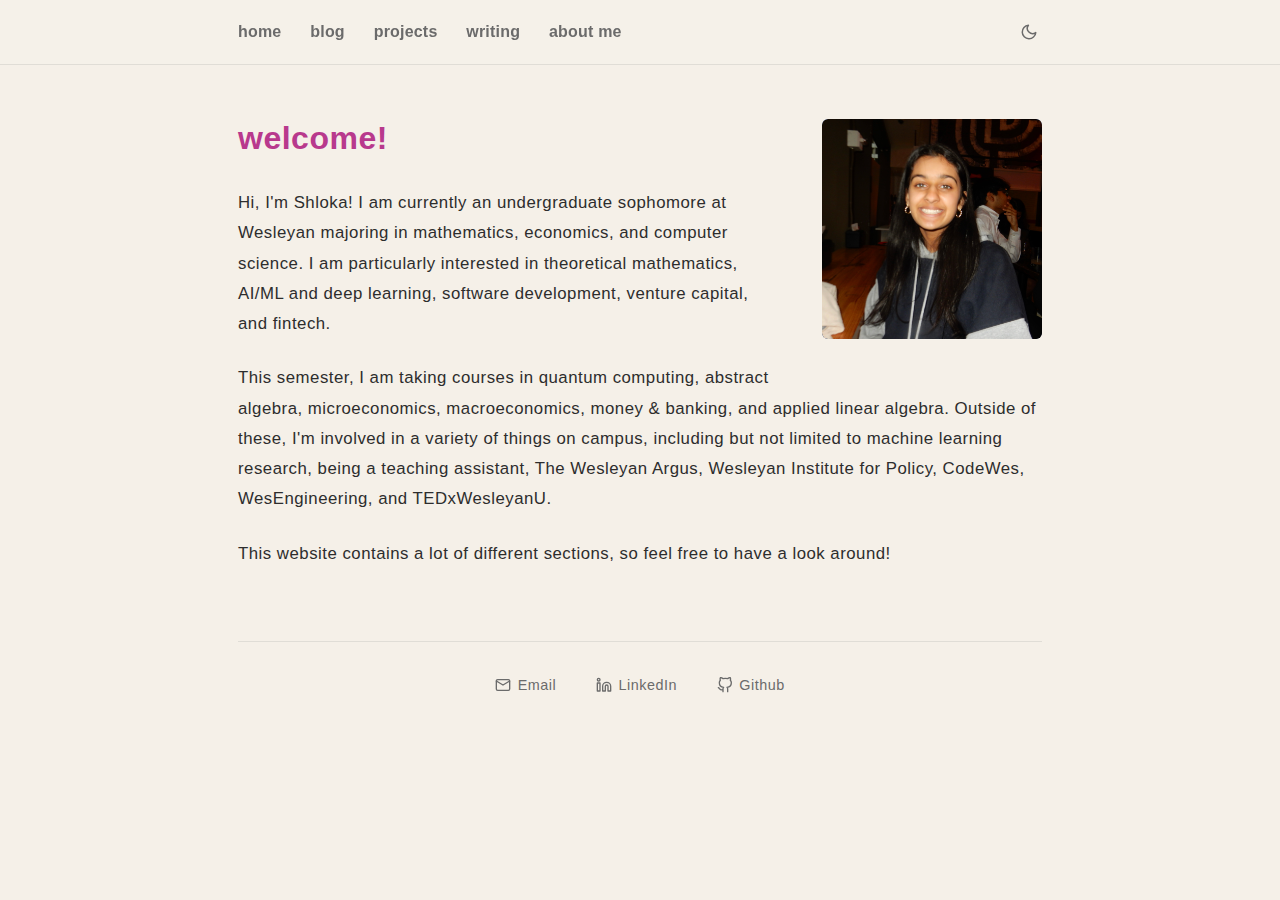
<file: index.html>
<!DOCTYPE html>
<html lang="en" style="--accent: #b8398d;">
<head>
    <meta charset="UTF-8">
    <meta name="viewport" content="width=device-width, initial-scale=1.0">
    <title>Shloka Bhattacharyya</title>
    <link rel="stylesheet" href="/assets/style.css">
</head>
<body>
    <header>
        <nav>
            <ul class="nav-links">
                <li><a href="/">home</a></li>
                <li><a href="/blog">blog</a></li>
                <li><a href="/projects">projects</a></li>
                <li><a href="/writing">writing</a></li>
                <li><a href="/about-me">about me</a></li>
            </ul>
            <div style="display:flex;align-items:center;gap:1rem;">
                <button class="theme-toggle" aria-label="Toggle dark mode">
                    <svg class="icon-moon" xmlns="http://www.w3.org/2000/svg" width="18" height="18" viewBox="0 0 24 24" fill="none" stroke="currentColor" stroke-width="2" stroke-linecap="round" stroke-linejoin="round"><path d="M21 12.79A9 9 0 1 1 11.21 3 7 7 0 0 0 21 12.79z"/></svg>
                    <svg class="icon-sun" xmlns="http://www.w3.org/2000/svg" width="18" height="18" viewBox="0 0 24 24" fill="none" stroke="currentColor" stroke-width="2" stroke-linecap="round" stroke-linejoin="round" style="display:none;"><circle cx="12" cy="12" r="5"/><line x1="12" y1="1" x2="12" y2="3"/><line x1="12" y1="21" x2="12" y2="23"/><line x1="4.22" y1="4.22" x2="5.64" y2="5.64"/><line x1="18.36" y1="18.36" x2="19.78" y2="19.78"/><line x1="1" y1="12" x2="3" y2="12"/><line x1="21" y1="12" x2="23" y2="12"/><line x1="4.22" y1="19.78" x2="5.64" y2="18.36"/><line x1="18.36" y1="5.64" x2="19.78" y2="4.22"/></svg>
                </button>
                <button class="hamburger" aria-label="Open menu">
                    <span></span><span></span><span></span>
                </button>
            </div>
        </nav>
    </header>
    <div class="mobile-menu">
        <button class="mobile-menu-close" aria-label="Close menu">✕</button>
        <ul>
            <li><a href="/">home</a></li>
            <li><a href="/blog">blog</a></li>
            <li><a href="/projects">projects</a></li>
            <li><a href="/writing">writing</a></li>
            <li><a href="/about-me">about me</a></li>
        </ul>
    </div>

    <div class="container">
        <div class="home-content">
            <div class="home-profile-img">
                <img src="/images/profile-picture.jpg" alt="Shloka Bhattacharyya">
            </div>
            <h1>welcome!</h1>
            
            <p>Hi, I'm Shloka! I am currently an undergraduate sophomore at Wesleyan majoring in mathematics, economics, and computer science. I am particularly interested in theoretical mathematics, AI/ML and deep learning, software development, venture capital, and fintech.</p>
            
            <p>This semester, I am taking courses in quantum computing, abstract algebra, microeconomics, macroeconomics, money &amp; banking, and applied linear algebra. Outside of these, I'm involved in a variety of things on campus, including but not limited to machine learning research, being a teaching assistant, The Wesleyan Argus, Wesleyan Institute for Policy, CodeWes, WesEngineering, and TEDxWesleyanU.</p>
            
            <p>This website contains a lot of different sections, so feel free to have a look around!</p>
        </div>
        <div class="social-footer">
            <a href="mailto:sbhattachary@wesleyan.edu">
                <svg xmlns="http://www.w3.org/2000/svg" width="16" height="16" viewBox="0 0 24 24" fill="none" stroke="currentColor" stroke-width="2" stroke-linecap="round" stroke-linejoin="round"><path d="M4 4h16c1.1 0 2 .9 2 2v12c0 1.1-.9 2-2 2H4c-1.1 0-2-.9-2-2V6c0-1.1.9-2 2-2z"/><polyline points="22,6 12,12 2,6"/></svg>
                Email
            </a>
            <a href="https://www.linkedin.com/in/shloka-bhattacharyya/" target="_blank" rel="noopener noreferrer">
                <svg xmlns="http://www.w3.org/2000/svg" width="16" height="16" viewBox="0 0 24 24" fill="none" stroke="currentColor" stroke-width="2" stroke-linecap="round" stroke-linejoin="round"><path d="M16 8a6 6 0 0 1 6 6v7h-4v-7a2 2 0 0 0-2-2 2 2 0 0 0-2 2v7h-4v-7a6 6 0 0 1 6-6z"/><rect x="2" y="9" width="4" height="12"/><circle cx="4" cy="4" r="2"/></svg>
                LinkedIn
            </a>
            <a href="https://github.com/shlokabhattacharyya" target="_blank" rel="noopener noreferrer">
                <svg xmlns="http://www.w3.org/2000/svg" width="16" height="16" viewBox="0 0 24 24" fill="none" stroke="currentColor" stroke-width="2" stroke-linecap="round" stroke-linejoin="round"><path d="M9 19c-5 1.5-5-2.5-7-3m14 6v-3.87a3.37 3.37 0 0 0-.94-2.61c3.14-.35 6.44-1.54 6.44-7A5.44 5.44 0 0 0 20 4.77 5.07 5.07 0 0 0 19.91 1S18.73.65 16 2.48a13.38 13.38 0 0 0-7 0C6.27.65 5.09 1 5.09 1A5.07 5.07 0 0 0 5 4.77a5.44 5.44 0 0 0-1.5 3.78c0 5.42 3.3 6.61 6.44 7A3.37 3.37 0 0 0 9 18.13V22"/></svg>
                Github
            </a>
        </div>
    </div>
    <script src="/assets/script.js"></script>
</body>
</html>
</file>
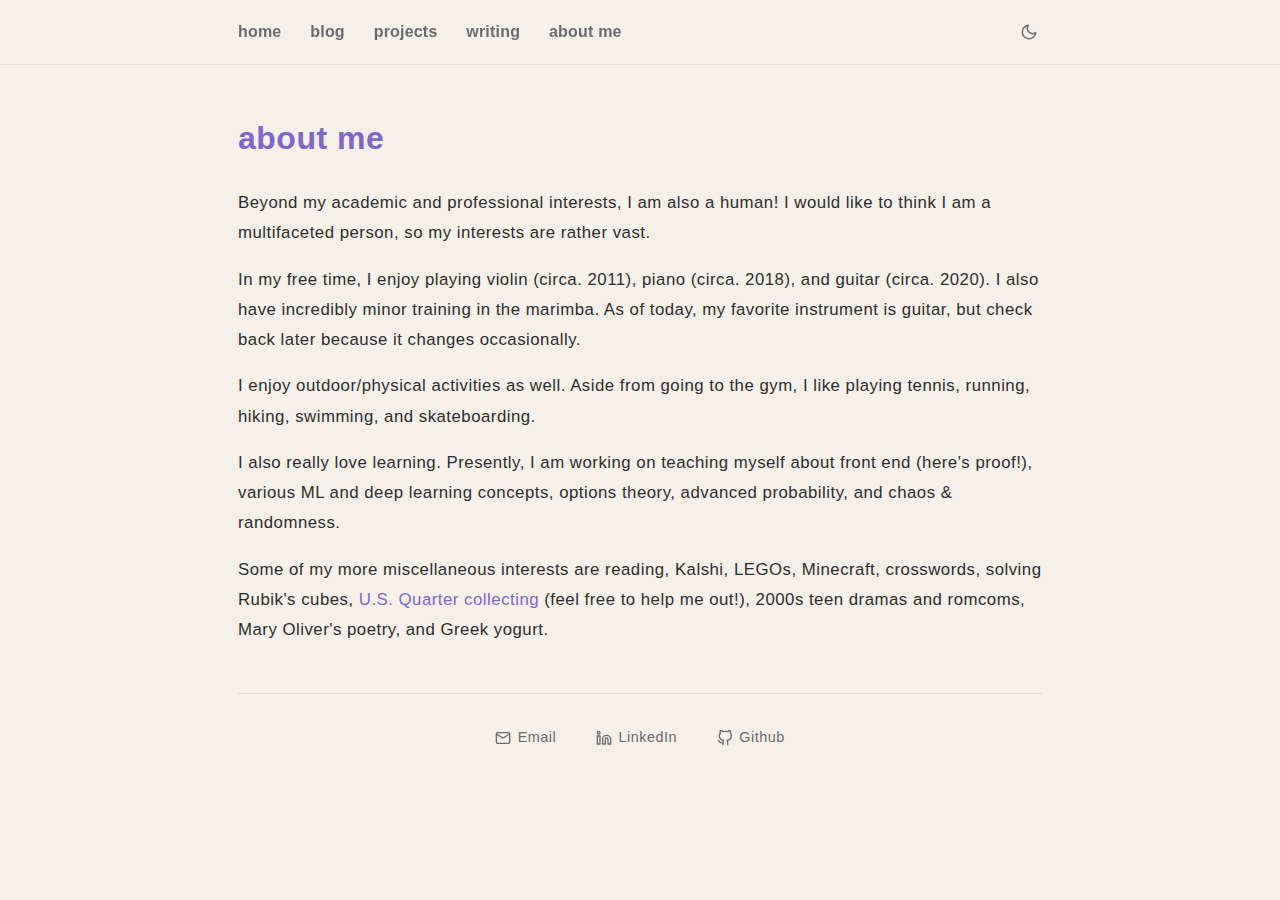
<file: about-me/index.html>
<!DOCTYPE html>
<html lang="en" style="--accent: #7F66CF;">
<head>
    <meta charset="UTF-8">
    <meta name="viewport" content="width=device-width, initial-scale=1.0">
    <title>about me | Shloka Bhattacharyya</title>
    <link rel="stylesheet" href="/assets/style.css">
</head>
<body>
    <header>
        <nav>
            <ul class="nav-links">
                <li><a href="/">home</a></li>
                <li><a href="/blog">blog</a></li>
                <li><a href="/projects">projects</a></li>
                <li><a href="/writing">writing</a></li>
                <li><a href="/about-me">about me</a></li>
            </ul>
            <div style="display:flex;align-items:center;gap:1rem;">
                <button class="theme-toggle" aria-label="Toggle dark mode">
                    <svg class="icon-moon" xmlns="http://www.w3.org/2000/svg" width="18" height="18" viewBox="0 0 24 24" fill="none" stroke="currentColor" stroke-width="2" stroke-linecap="round" stroke-linejoin="round"><path d="M21 12.79A9 9 0 1 1 11.21 3 7 7 0 0 0 21 12.79z"/></svg>
                    <svg class="icon-sun" xmlns="http://www.w3.org/2000/svg" width="18" height="18" viewBox="0 0 24 24" fill="none" stroke="currentColor" stroke-width="2" stroke-linecap="round" stroke-linejoin="round" style="display:none;"><circle cx="12" cy="12" r="5"/><line x1="12" y1="1" x2="12" y2="3"/><line x1="12" y1="21" x2="12" y2="23"/><line x1="4.22" y1="4.22" x2="5.64" y2="5.64"/><line x1="18.36" y1="18.36" x2="19.78" y2="19.78"/><line x1="1" y1="12" x2="3" y2="12"/><line x1="21" y1="12" x2="23" y2="12"/><line x1="4.22" y1="19.78" x2="5.64" y2="18.36"/><line x1="18.36" y1="5.64" x2="19.78" y2="4.22"/></svg>
                </button>
                <button class="hamburger" aria-label="Open menu">
                    <span></span><span></span><span></span>
                </button>
            </div>
        </nav>
    </header>
    <div class="mobile-menu">
        <button class="mobile-menu-close" aria-label="Close menu">✕</button>
        <ul>
            <li><a href="/">home</a></li>
            <li><a href="/blog">blog</a></li>
            <li><a href="/projects">projects</a></li>
            <li><a href="/writing">writing</a></li>
            <li><a href="/about-me">about me</a></li>
        </ul>
    </div>
    <div class="container">
        <section>
            <h2>about me</h2>
            <div class="content-area">
                <p>Beyond my academic and professional interests, I am also a human! I would like to think I am a multifaceted person, so my interests are rather vast.</p>
                <p>In my free time, I enjoy playing violin (circa. 2011), piano (circa. 2018), and guitar (circa. 2020). I also have incredibly minor training in the marimba. As of today, my favorite instrument is guitar, but check back later because it changes occasionally.</p>
                <p>I enjoy outdoor/physical activities as well. Aside from going to the gym, I like playing tennis, running, hiking, swimming, and skateboarding.</p>
                <p>I also really love learning. Presently, I am working on teaching myself about front end (here's proof!), various ML and deep learning concepts, options theory, advanced probability, and chaos &amp; randomness.</p>
                <p>Some of my more miscellaneous interests are reading, Kalshi, LEGOs, Minecraft, crosswords, solving Rubik's cubes, <a href="https://docs.google.com/spreadsheets/d/1BDApmM0c5Xw3ADpuFsTZCfdJRQxTCnZobOJJQRDVUtg/edit?usp=sharing" target="_blank" rel="noopener noreferrer">U.S. Quarter collecting</a> (feel free to help me out!), 2000s teen dramas and romcoms, Mary Oliver's poetry, and Greek yogurt.</p>
            </div>
        </section>
        <div class="social-footer">
            <a href="mailto:sbhattachary@wesleyan.edu">
                <svg xmlns="http://www.w3.org/2000/svg" width="16" height="16" viewBox="0 0 24 24" fill="none" stroke="currentColor" stroke-width="2" stroke-linecap="round" stroke-linejoin="round"><path d="M4 4h16c1.1 0 2 .9 2 2v12c0 1.1-.9 2-2 2H4c-1.1 0-2-.9-2-2V6c0-1.1.9-2 2-2z"/><polyline points="22,6 12,12 2,6"/></svg>
                Email
            </a>
            <a href="https://www.linkedin.com/in/shloka-bhattacharyya/" target="_blank" rel="noopener noreferrer">
                <svg xmlns="http://www.w3.org/2000/svg" width="16" height="16" viewBox="0 0 24 24" fill="none" stroke="currentColor" stroke-width="2" stroke-linecap="round" stroke-linejoin="round"><path d="M16 8a6 6 0 0 1 6 6v7h-4v-7a2 2 0 0 0-2-2 2 2 0 0 0-2 2v7h-4v-7a6 6 0 0 1 6-6z"/><rect x="2" y="9" width="4" height="12"/><circle cx="4" cy="4" r="2"/></svg>
                LinkedIn
            </a>
            <a href="https://github.com/shlokabhattacharyya" target="_blank" rel="noopener noreferrer">
                <svg xmlns="http://www.w3.org/2000/svg" width="16" height="16" viewBox="0 0 24 24" fill="none" stroke="currentColor" stroke-width="2" stroke-linecap="round" stroke-linejoin="round"><path d="M9 19c-5 1.5-5-2.5-7-3m14 6v-3.87a3.37 3.37 0 0 0-.94-2.61c3.14-.35 6.44-1.54 6.44-7A5.44 5.44 0 0 0 20 4.77 5.07 5.07 0 0 0 19.91 1S18.73.65 16 2.48a13.38 13.38 0 0 0-7 0C6.27.65 5.09 1 5.09 1A5.07 5.07 0 0 0 5 4.77a5.44 5.44 0 0 0-1.5 3.78c0 5.42 3.3 6.61 6.44 7A3.37 3.37 0 0 0 9 18.13V22"/></svg>
                Github
            </a>
        </div>
    </div>
    <script src="/assets/script.js"></script>
</body>
</html>
</file>
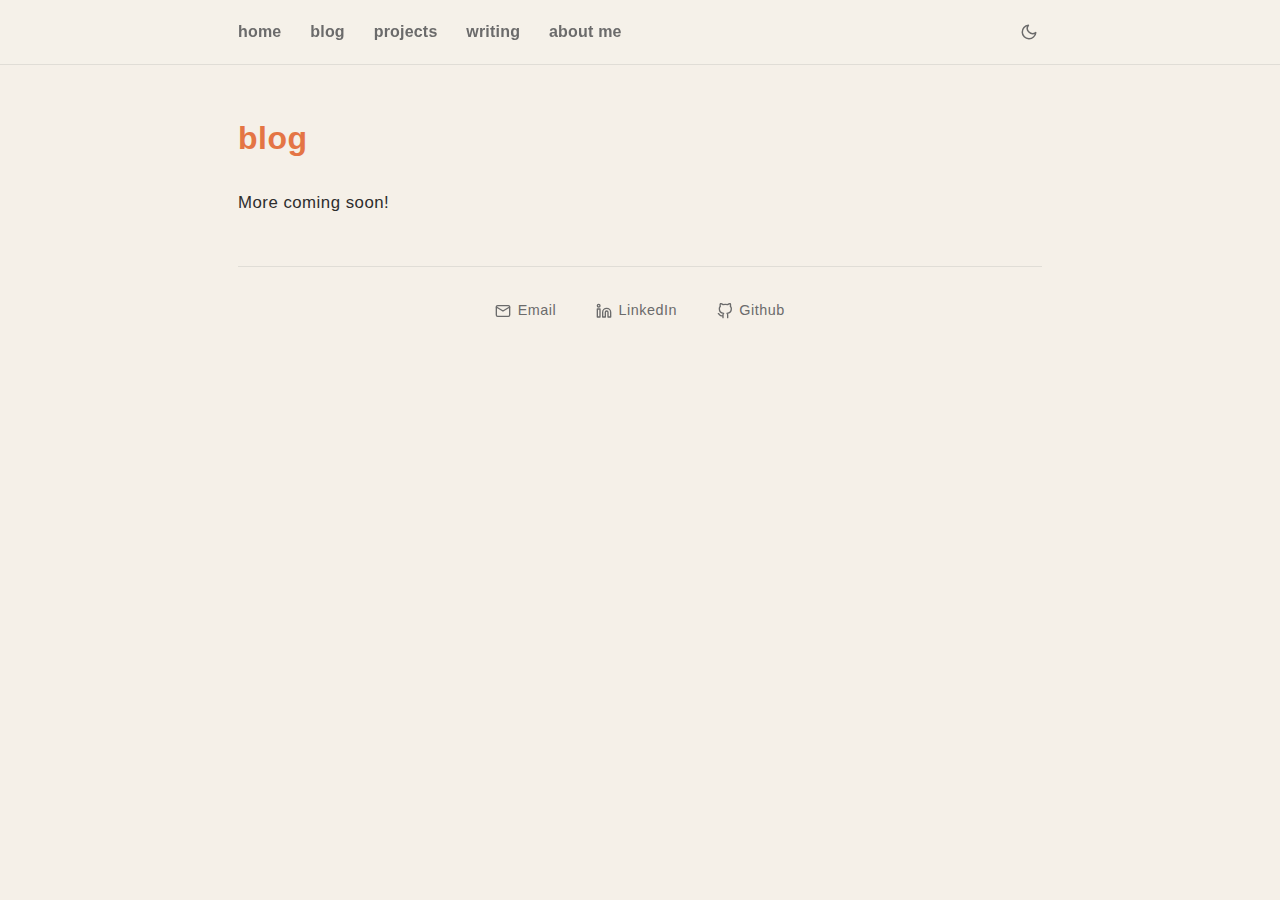
<file: blog/index.html>
<!DOCTYPE html>
<html lang="en" style="--accent: #e47545;">
<head>
    <meta charset="UTF-8">
    <meta name="viewport" content="width=device-width, initial-scale=1.0">
    <title>blog | Shloka Bhattacharyya</title>
    <link rel="stylesheet" href="/assets/style.css">
</head>
<body>
    <header>
        <nav>
            <ul class="nav-links">
                <li><a href="/">home</a></li>
                <li><a href="/blog">blog</a></li>
                <li><a href="/projects">projects</a></li>
                <li><a href="/writing">writing</a></li>
                <li><a href="/about-me">about me</a></li>
            </ul>
            <div style="display:flex;align-items:center;gap:1rem;">
                <button class="theme-toggle" aria-label="Toggle dark mode">
                    <svg class="icon-moon" xmlns="http://www.w3.org/2000/svg" width="18" height="18" viewBox="0 0 24 24" fill="none" stroke="currentColor" stroke-width="2" stroke-linecap="round" stroke-linejoin="round"><path d="M21 12.79A9 9 0 1 1 11.21 3 7 7 0 0 0 21 12.79z"/></svg>
                    <svg class="icon-sun" xmlns="http://www.w3.org/2000/svg" width="18" height="18" viewBox="0 0 24 24" fill="none" stroke="currentColor" stroke-width="2" stroke-linecap="round" stroke-linejoin="round" style="display:none;"><circle cx="12" cy="12" r="5"/><line x1="12" y1="1" x2="12" y2="3"/><line x1="12" y1="21" x2="12" y2="23"/><line x1="4.22" y1="4.22" x2="5.64" y2="5.64"/><line x1="18.36" y1="18.36" x2="19.78" y2="19.78"/><line x1="1" y1="12" x2="3" y2="12"/><line x1="21" y1="12" x2="23" y2="12"/><line x1="4.22" y1="19.78" x2="5.64" y2="18.36"/><line x1="18.36" y1="5.64" x2="19.78" y2="4.22"/></svg>
                </button>
                <button class="hamburger" aria-label="Open menu">
                    <span></span><span></span><span></span>
                </button>
            </div>
        </nav>
    </header>
    <div class="mobile-menu">
        <button class="mobile-menu-close" aria-label="Close menu">✕</button>
        <ul>
            <li><a href="/">home</a></li>
            <li><a href="/blog">blog</a></li>
            <li><a href="/projects">projects</a></li>
            <li><a href="/writing">writing</a></li>
            <li><a href="/about-me">about me</a></li>
        </ul>
    </div>
    <div class="container">
        <section>
            <h2>blog</h2>
            <div class="content-area">
                <p>More coming soon!</p>
                <div class="project-item" style="display:none;">
                    <h3><a href="#">Article Title</a></h3>
                    <p class="date">Date</p>
                    <p class="description">Article description goes here.</p>
                </div>
            </div>
        </section>
        <div class="social-footer">
            <a href="mailto:sbhattachary@wesleyan.edu">
                <svg xmlns="http://www.w3.org/2000/svg" width="16" height="16" viewBox="0 0 24 24" fill="none" stroke="currentColor" stroke-width="2" stroke-linecap="round" stroke-linejoin="round"><path d="M4 4h16c1.1 0 2 .9 2 2v12c0 1.1-.9 2-2 2H4c-1.1 0-2-.9-2-2V6c0-1.1.9-2 2-2z"/><polyline points="22,6 12,12 2,6"/></svg>
                Email
            </a>
            <a href="https://www.linkedin.com/in/shloka-bhattacharyya/" target="_blank" rel="noopener noreferrer">
                <svg xmlns="http://www.w3.org/2000/svg" width="16" height="16" viewBox="0 0 24 24" fill="none" stroke="currentColor" stroke-width="2" stroke-linecap="round" stroke-linejoin="round"><path d="M16 8a6 6 0 0 1 6 6v7h-4v-7a2 2 0 0 0-2-2 2 2 0 0 0-2 2v7h-4v-7a6 6 0 0 1 6-6z"/><rect x="2" y="9" width="4" height="12"/><circle cx="4" cy="4" r="2"/></svg>
                LinkedIn
            </a>
            <a href="https://github.com/shlokabhattacharyya" target="_blank" rel="noopener noreferrer">
                <svg xmlns="http://www.w3.org/2000/svg" width="16" height="16" viewBox="0 0 24 24" fill="none" stroke="currentColor" stroke-width="2" stroke-linecap="round" stroke-linejoin="round"><path d="M9 19c-5 1.5-5-2.5-7-3m14 6v-3.87a3.37 3.37 0 0 0-.94-2.61c3.14-.35 6.44-1.54 6.44-7A5.44 5.44 0 0 0 20 4.77 5.07 5.07 0 0 0 19.91 1S18.73.65 16 2.48a13.38 13.38 0 0 0-7 0C6.27.65 5.09 1 5.09 1A5.07 5.07 0 0 0 5 4.77a5.44 5.44 0 0 0-1.5 3.78c0 5.42 3.3 6.61 6.44 7A3.37 3.37 0 0 0 9 18.13V22"/></svg>
                Github
            </a>
        </div>
    </div>
    <script src="/assets/script.js"></script>
</body>
</html>
</file>
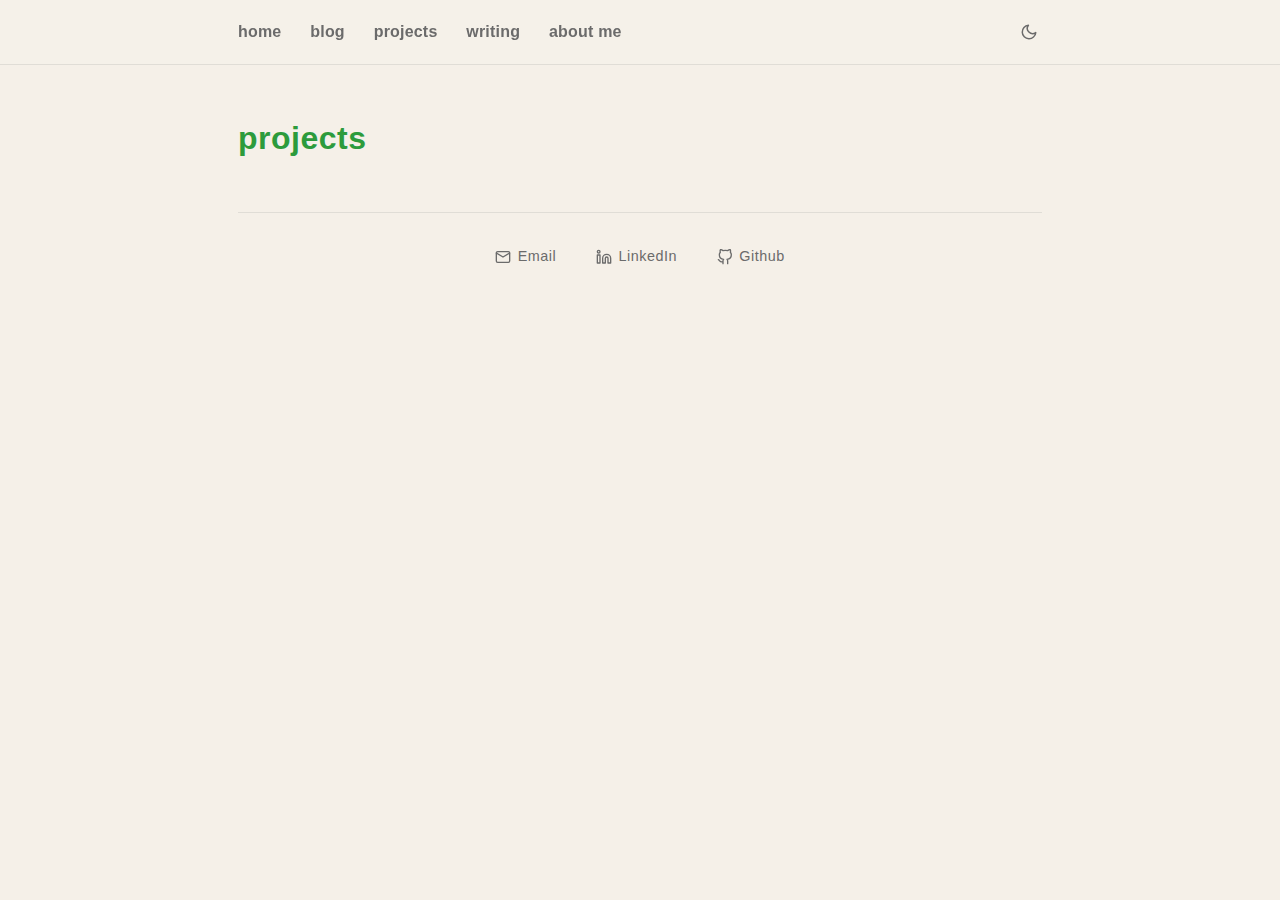
<file: projects/index.html>
<!DOCTYPE html>
<html lang="en" style="--accent: #2c9b3c;">
<head>
    <meta charset="UTF-8">
    <meta name="viewport" content="width=device-width, initial-scale=1.0">
    <title>projects | Shloka Bhattacharyya</title>
    <link rel="stylesheet" href="/assets/style.css">
</head>
<body>
    <header>
        <nav>
            <ul class="nav-links">
                <li><a href="/">home</a></li>
                <li><a href="/blog">blog</a></li>
                <li><a href="/projects">projects</a></li>
                <li><a href="/writing">writing</a></li>
                <li><a href="/about-me">about me</a></li>
            </ul>
            <div style="display:flex;align-items:center;gap:1rem;">
                <button class="theme-toggle" aria-label="Toggle dark mode">
                    <svg class="icon-moon" xmlns="http://www.w3.org/2000/svg" width="18" height="18" viewBox="0 0 24 24" fill="none" stroke="currentColor" stroke-width="2" stroke-linecap="round" stroke-linejoin="round"><path d="M21 12.79A9 9 0 1 1 11.21 3 7 7 0 0 0 21 12.79z"/></svg>
                    <svg class="icon-sun" xmlns="http://www.w3.org/2000/svg" width="18" height="18" viewBox="0 0 24 24" fill="none" stroke="currentColor" stroke-width="2" stroke-linecap="round" stroke-linejoin="round" style="display:none;"><circle cx="12" cy="12" r="5"/><line x1="12" y1="1" x2="12" y2="3"/><line x1="12" y1="21" x2="12" y2="23"/><line x1="4.22" y1="4.22" x2="5.64" y2="5.64"/><line x1="18.36" y1="18.36" x2="19.78" y2="19.78"/><line x1="1" y1="12" x2="3" y2="12"/><line x1="21" y1="12" x2="23" y2="12"/><line x1="4.22" y1="19.78" x2="5.64" y2="18.36"/><line x1="18.36" y1="5.64" x2="19.78" y2="4.22"/></svg>
                </button>
                <button class="hamburger" aria-label="Open menu">
                    <span></span><span></span><span></span>
                </button>
            </div>
        </nav>
    </header>
    <div class="mobile-menu">
        <button class="mobile-menu-close" aria-label="Close menu">✕</button>
        <ul>
            <li><a href="/">home</a></li>
            <li><a href="/blog">blog</a></li>
            <li><a href="/projects">projects</a></li>
            <li><a href="/writing">writing</a></li>
            <li><a href="/about-me">about me</a></li>
        </ul>
    </div>
    <div class="container">
        <section>
            <h2>projects</h2>
            <div class="content-area">
                <div class="project-item" style="display:none;">
                    <h3><a href="#">Project Title</a></h3>
                    <p class="date">Date</p>
                    <p class="description">Project description goes here.</p>
                </div>
            </div>
        </section>
        <div class="social-footer">
            <a href="mailto:sbhattachary@wesleyan.edu">
                <svg xmlns="http://www.w3.org/2000/svg" width="16" height="16" viewBox="0 0 24 24" fill="none" stroke="currentColor" stroke-width="2" stroke-linecap="round" stroke-linejoin="round"><path d="M4 4h16c1.1 0 2 .9 2 2v12c0 1.1-.9 2-2 2H4c-1.1 0-2-.9-2-2V6c0-1.1.9-2 2-2z"/><polyline points="22,6 12,12 2,6"/></svg>
                Email
            </a>
            <a href="https://www.linkedin.com/in/shloka-bhattacharyya/" target="_blank" rel="noopener noreferrer">
                <svg xmlns="http://www.w3.org/2000/svg" width="16" height="16" viewBox="0 0 24 24" fill="none" stroke="currentColor" stroke-width="2" stroke-linecap="round" stroke-linejoin="round"><path d="M16 8a6 6 0 0 1 6 6v7h-4v-7a2 2 0 0 0-2-2 2 2 0 0 0-2 2v7h-4v-7a6 6 0 0 1 6-6z"/><rect x="2" y="9" width="4" height="12"/><circle cx="4" cy="4" r="2"/></svg>
                LinkedIn
            </a>
            <a href="https://github.com/shlokabhattacharyya" target="_blank" rel="noopener noreferrer">
                <svg xmlns="http://www.w3.org/2000/svg" width="16" height="16" viewBox="0 0 24 24" fill="none" stroke="currentColor" stroke-width="2" stroke-linecap="round" stroke-linejoin="round"><path d="M9 19c-5 1.5-5-2.5-7-3m14 6v-3.87a3.37 3.37 0 0 0-.94-2.61c3.14-.35 6.44-1.54 6.44-7A5.44 5.44 0 0 0 20 4.77 5.07 5.07 0 0 0 19.91 1S18.73.65 16 2.48a13.38 13.38 0 0 0-7 0C6.27.65 5.09 1 5.09 1A5.07 5.07 0 0 0 5 4.77a5.44 5.44 0 0 0-1.5 3.78c0 5.42 3.3 6.61 6.44 7A3.37 3.37 0 0 0 9 18.13V22"/></svg>
                Github
            </a>
        </div>
    </div>
    <script src="/assets/script.js"></script>
</body>
</html>
</file>
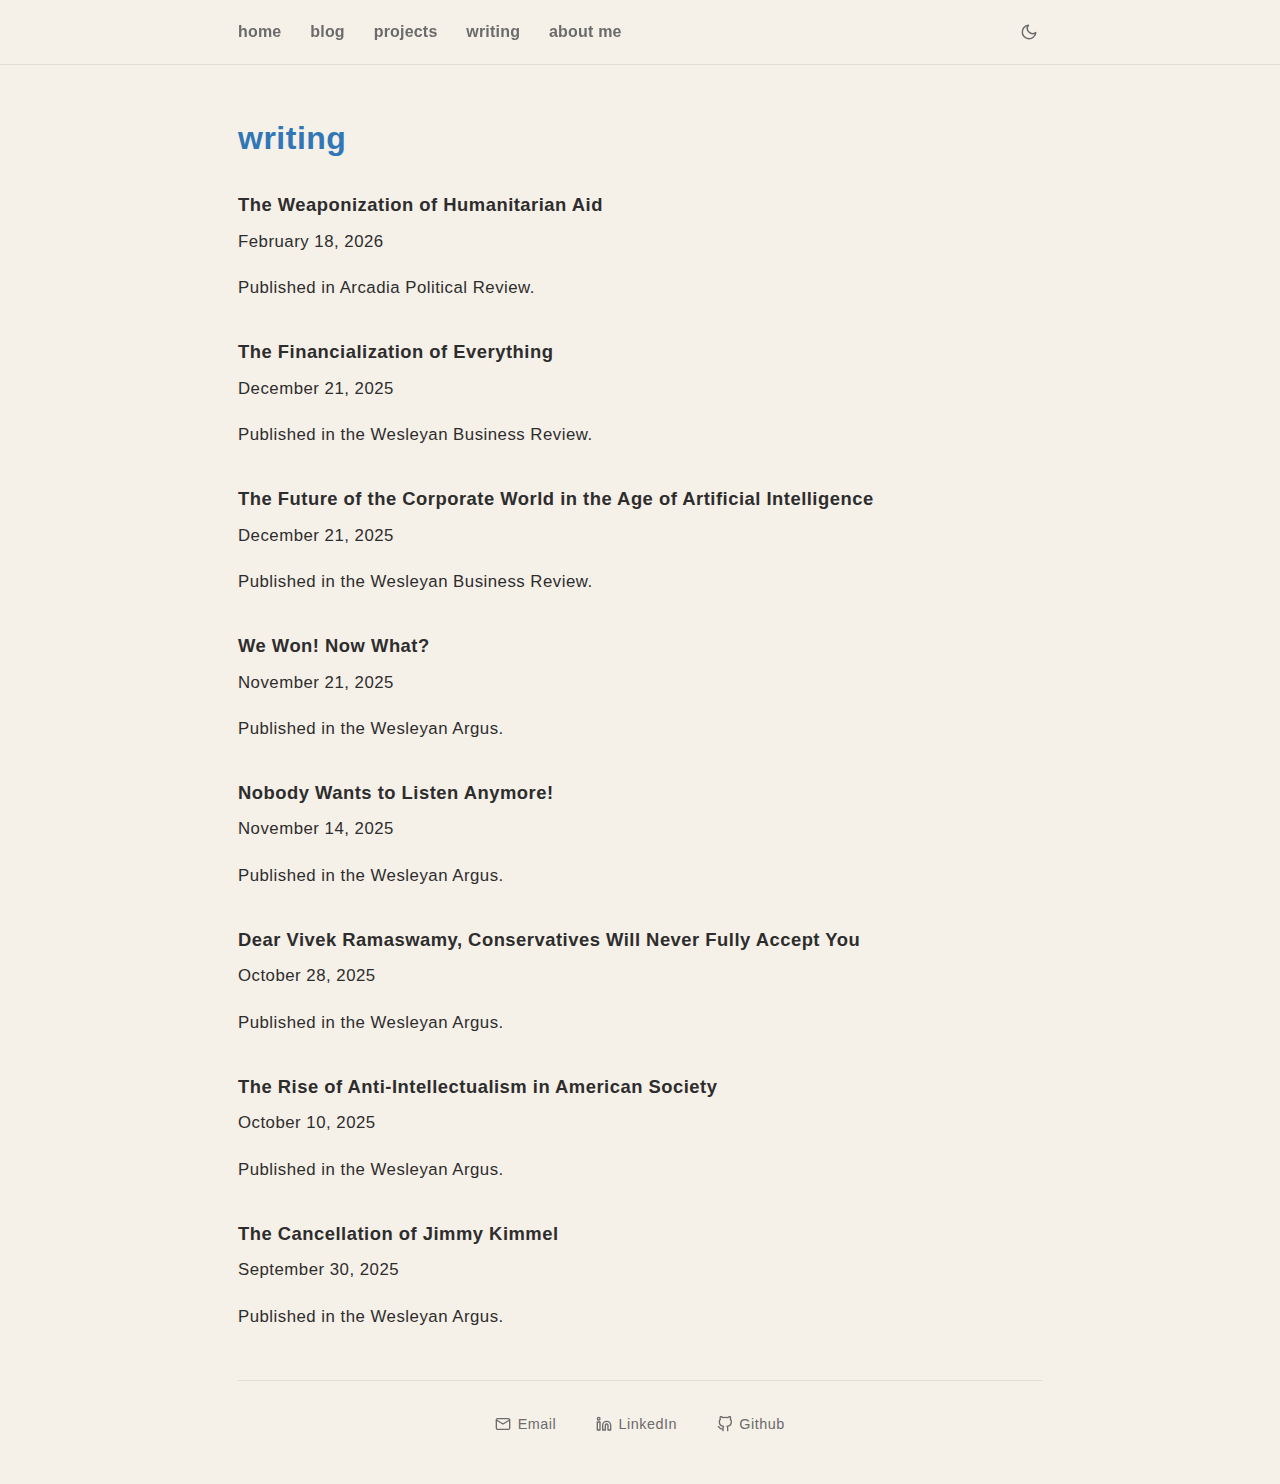
<file: writing/index.html>
<!DOCTYPE html>
<html lang="en" style="--accent: #3177B6;">
<head>
    <meta charset="UTF-8">
    <meta name="viewport" content="width=device-width, initial-scale=1.0">
    <title>writing | Shloka Bhattacharyya</title>
    <link rel="stylesheet" href="/assets/style.css">
</head>
<body>
    <header>
        <nav>
            <ul class="nav-links">
                <li><a href="/">home</a></li>
                <li><a href="/blog">blog</a></li>
                <li><a href="/projects">projects</a></li>
                <li><a href="/writing">writing</a></li>
                <li><a href="/about-me">about me</a></li>
            </ul>
            <div style="display:flex;align-items:center;gap:1rem;">
                <button class="theme-toggle" aria-label="Toggle dark mode">
                    <svg class="icon-moon" xmlns="http://www.w3.org/2000/svg" width="18" height="18" viewBox="0 0 24 24" fill="none" stroke="currentColor" stroke-width="2" stroke-linecap="round" stroke-linejoin="round"><path d="M21 12.79A9 9 0 1 1 11.21 3 7 7 0 0 0 21 12.79z"/></svg>
                    <svg class="icon-sun" xmlns="http://www.w3.org/2000/svg" width="18" height="18" viewBox="0 0 24 24" fill="none" stroke="currentColor" stroke-width="2" stroke-linecap="round" stroke-linejoin="round" style="display:none;"><circle cx="12" cy="12" r="5"/><line x1="12" y1="1" x2="12" y2="3"/><line x1="12" y1="21" x2="12" y2="23"/><line x1="4.22" y1="4.22" x2="5.64" y2="5.64"/><line x1="18.36" y1="18.36" x2="19.78" y2="19.78"/><line x1="1" y1="12" x2="3" y2="12"/><line x1="21" y1="12" x2="23" y2="12"/><line x1="4.22" y1="19.78" x2="5.64" y2="18.36"/><line x1="18.36" y1="5.64" x2="19.78" y2="4.22"/></svg>
                </button>
                <button class="hamburger" aria-label="Open menu">
                    <span></span><span></span><span></span>
                </button>
            </div>
        </nav>
    </header>
    <div class="mobile-menu">
        <button class="mobile-menu-close" aria-label="Close menu">✕</button>
        <ul>
            <li><a href="/">home</a></li>
            <li><a href="/blog">blog</a></li>
            <li><a href="/projects">projects</a></li>
            <li><a href="/writing">writing</a></li>
            <li><a href="/about-me">about me</a></li>
        </ul>
    </div>
    <div class="container">
        <section>
            <h2>writing</h2>
            <div class="content-area">
                <div class="writing-item">
                    <h3><a href="https://www.wesleyanarcadia.com/arcadiapolitical/2026/2/18/xf91ifynheszukw8sf5oh5k9xdguuc">The Weaponization of Humanitarian Aid</a></h3>
                    <p class="date">February 18, 2026</p>
                    <p class="description">Published in Arcadia Political Review.</p>
                </div>
                <div class="writing-item">
                    <h3><a href="https://www.wesleyanbusinessreview.com/issue-xi-finance-economics/a-new-era-of-power-demand-67kns-rawec">The Financialization of Everything</a></h3>
                    <p class="date">December 21, 2025</p>
                    <p class="description">Published in the Wesleyan Business Review.</p>
                </div>
                <div class="writing-item">
                    <h3><a href="https://www.wesleyanbusinessreview.com/issue-xi-technology/a6oyjbvojbt7zab7dujv61vbhnlbwm-26tm5">The Future of the Corporate World in the Age of Artificial Intelligence</a></h3>
                    <p class="date">December 21, 2025</p>
                    <p class="description">Published in the Wesleyan Business Review.</p>
                </div>
                <div class="writing-item">
                    <h3><a href="https://wesleyanargus.com/2025/11/21/we-won-now-what/">We Won! Now What?</a></h3>
                    <p class="date">November 21, 2025</p>
                    <p class="description">Published in the Wesleyan Argus.</p>
                </div>
                <div class="writing-item">
                    <h3><a href="https://wesleyanargus.com/2025/11/14/nobody-wants-to-listen-anymore/">Nobody Wants to Listen Anymore!</a></h3>
                    <p class="date">November 14, 2025</p>
                    <p class="description">Published in the Wesleyan Argus.</p>
                </div>
                <div class="writing-item">
                    <h3><a href="https://wesleyanargus.com/2025/10/28/dear-vivek-ramaswamy-conservatives-will-never-fully-accept-you/">Dear Vivek Ramaswamy, Conservatives Will Never Fully Accept You</a></h3>
                    <p class="date">October 28, 2025</p>
                    <p class="description">Published in the Wesleyan Argus.</p>
                </div>
                <div class="writing-item">
                    <h3><a href="https://wesleyanargus.com/2025/10/10/the-rise-of-anti-intellectualism-in-american-society/">The Rise of Anti-Intellectualism in American Society</a></h3>
                    <p class="date">October 10, 2025</p>
                    <p class="description">Published in the Wesleyan Argus.</p>
                </div>
                <div class="writing-item">
                    <h3><a href="https://wesleyanargus.com/2025/09/30/in-attempting-to-silence-kimmel-trump-grinds-away-at-pillars-of-free-expression-political-speech/">The Cancellation of Jimmy Kimmel</a></h3>
                    <p class="date">September 30, 2025</p>
                    <p class="description">Published in the Wesleyan Argus.</p>
                </div>
            </div>
        </section>
        <div class="social-footer">
            <a href="mailto:sbhattachary@wesleyan.edu">
                <svg xmlns="http://www.w3.org/2000/svg" width="16" height="16" viewBox="0 0 24 24" fill="none" stroke="currentColor" stroke-width="2" stroke-linecap="round" stroke-linejoin="round"><path d="M4 4h16c1.1 0 2 .9 2 2v12c0 1.1-.9 2-2 2H4c-1.1 0-2-.9-2-2V6c0-1.1.9-2 2-2z"/><polyline points="22,6 12,12 2,6"/></svg>
                Email
            </a>
            <a href="https://www.linkedin.com/in/shloka-bhattacharyya/" target="_blank" rel="noopener noreferrer">
                <svg xmlns="http://www.w3.org/2000/svg" width="16" height="16" viewBox="0 0 24 24" fill="none" stroke="currentColor" stroke-width="2" stroke-linecap="round" stroke-linejoin="round"><path d="M16 8a6 6 0 0 1 6 6v7h-4v-7a2 2 0 0 0-2-2 2 2 0 0 0-2 2v7h-4v-7a6 6 0 0 1 6-6z"/><rect x="2" y="9" width="4" height="12"/><circle cx="4" cy="4" r="2"/></svg>
                LinkedIn
            </a>
            <a href="https://github.com/shlokabhattacharyya" target="_blank" rel="noopener noreferrer">
                <svg xmlns="http://www.w3.org/2000/svg" width="16" height="16" viewBox="0 0 24 24" fill="none" stroke="currentColor" stroke-width="2" stroke-linecap="round" stroke-linejoin="round"><path d="M9 19c-5 1.5-5-2.5-7-3m14 6v-3.87a3.37 3.37 0 0 0-.94-2.61c3.14-.35 6.44-1.54 6.44-7A5.44 5.44 0 0 0 20 4.77 5.07 5.07 0 0 0 19.91 1S18.73.65 16 2.48a13.38 13.38 0 0 0-7 0C6.27.65 5.09 1 5.09 1A5.07 5.07 0 0 0 5 4.77a5.44 5.44 0 0 0-1.5 3.78c0 5.42 3.3 6.61 6.44 7A3.37 3.37 0 0 0 9 18.13V22"/></svg>
                Github
            </a>
        </div>
    </div>
    <script src="/assets/script.js"></script>
</body>
</html>
</file>
<file: assets/style.css>
* {
    margin: 0;
    padding: 0;
    box-sizing: border-box;
}

:root {
    --bg: #f5f0e8;
    --text: #2d2d2d;
    --text-muted: #6b6b6b;
    --border: #e0ddd6;
    --header-bg: rgba(245, 240, 232, 0.88);
    --nav-border: #e0ddd6;
    --accent: #2d2d2d;
}

[data-theme="dark"] {
    --bg: #000000;
    --text: #e8e8e8;
    --text-muted: #888;
    --border: #2a2a2a;
    --header-bg: rgba(0, 0, 0, 0.88);
    --nav-border: #2a2a2a;
    --accent: #e8e8e8;
}

body {
    font-family: 'Roboto', sans-serif;
    letter-spacing: 0.5px;
    line-height: 1.6;
    color: var(--text);
    background: var(--bg);
    min-height: 100vh;
    transition: background 0.2s ease, color 0.2s ease;
}

header {
    border-bottom: 1px solid var(--nav-border);
    padding: 1.2rem 0;
    position: sticky;
    top: 0;
    z-index: 100;
    backdrop-filter: blur(8px);
    -webkit-backdrop-filter: blur(8px);
    background-color: var(--header-bg);
    transition: background-color 0.2s ease, border-color 0.2s ease;
}

nav {
    max-width: 900px;
    margin: 0 auto;
    padding: 0 3rem;
    display: flex;
    justify-content: space-between;
    align-items: center;
}

.nav-links {
    display: flex;
    gap: 1.8rem;
    list-style: none;
    align-items: center;
}

.nav-links a {
    color: var(--text-muted);
    text-decoration: none;
    font-size: 1rem;
    font-weight: 700;
    transition: color 0.15s ease;
    text-transform: lowercase;
    letter-spacing: 0.2px;
    will-change: color;
    transform: translateZ(0);
    -webkit-font-smoothing: antialiased;
}

.nav-links a:hover {
    color: var(--link-color, var(--text));
}

.nav-links a.active {
    color: var(--accent) !important;
    font-weight: 700;
}

.nav-links a[href="/"]         { --link-color: #b8398d; }
.nav-links a[href="/blog"]     { --link-color: #e47545; }
.nav-links a[href="/projects"] { --link-color: #2c9b3c; }
.nav-links a[href="/writing"]  { --link-color: #419CEF; }
.nav-links a[href="/about-me"] { --link-color: #7F66CF; }

.theme-toggle {
    background: none;
    border: none;
    cursor: pointer;
    color: var(--text-muted);
    font-size: 1rem;
    padding: 2px 4px;
    transition: color 0.2s;
    display: flex;
    align-items: center;
}

.theme-toggle:hover {
    color: var(--text);
}

.hamburger {
    display: none;
    flex-direction: column;
    gap: 5px;
    background: none;
    border: none;
    cursor: pointer;
    padding: 4px;
}

.hamburger span {
    display: block;
    width: 20px;
    height: 1.5px;
    background: var(--text);
    border-radius: 2px;
    transition: all 0.3s ease;
}

.mobile-menu {
    display: none;
    position: fixed;
    inset: 0;
    background: var(--bg);
    z-index: 200;
    flex-direction: column;
    align-items: flex-end;
    padding: 2rem;
}

.mobile-menu.open {
    display: flex;
}

.mobile-menu-close {
    background: none;
    border: none;
    color: var(--text);
    font-size: 1.4rem;
    cursor: pointer;
    margin-bottom: 3rem;
}

.mobile-menu ul {
    list-style: none;
    display: flex;
    flex-direction: column;
    align-items: flex-end;
    gap: 2rem;
}

.mobile-menu ul a {
    color: var(--text-muted);
    text-decoration: none;
    font-size: 1.6rem;
    font-weight: 600;
    letter-spacing: 0.5px;
    text-transform: lowercase;
    transition: color 0.2s;
}

.mobile-menu ul a:hover {
    color: var(--link-color, var(--text));
}

.mobile-menu ul a.active {
    color: var(--accent) !important;
    font-weight: 700;
}

.mobile-menu ul a[href="/"]         { --link-color: #b8398d; }
.mobile-menu ul a[href="/blog"]     { --link-color: #e47545; }
.mobile-menu ul a[href="/projects"] { --link-color: #2c9b3c; }
.mobile-menu ul a[href="/writing"]  { --link-color: #419CEF; }
.mobile-menu ul a[href="/about-me"] { --link-color: #7F66CF; }

.container {
    max-width: 900px;
    margin: 0 auto;
    padding: 3rem;
}

.home-profile-img {
    float: right;
    width: 220px;
    height: 220px;
    border-radius: 6px;
    margin: 0.4rem 0 1.5rem 2.5rem;
    overflow: hidden;
    background: linear-gradient(135deg, #7285b1, #272e3d);
    flex-shrink: 0;
}

.home-profile-img img {
    width: 100%;
    height: 100%;
    object-fit: cover;
    border-radius: 6px;
    display: block;
}

.home-content::after {
    content: '';
    display: table;
    clear: both;
}

h1 {
    font-size: 2rem;
    margin-bottom: 1.5rem;
    color: var(--accent);
    font-weight: 700;
    font-family: 'Roboto', sans-serif;
    letter-spacing: 0.5px;
    transition: color 0.2s;
}

h2 {
    font-size: 2rem;
    margin-bottom: 1.5rem;
    color: var(--accent);
    font-weight: 700;
    font-family: 'Roboto', sans-serif;
    letter-spacing: 0.5px;
    transition: color 0.2s;
}

p {
    margin-bottom: 1.5rem;
    color: var(--text);
    font-size: 1.05rem;
    line-height: 1.8;
}

a {
    color: var(--accent);
    text-decoration: none;
    font-weight: 500;
    transition: opacity 0.2s ease;
}

a:hover {
    opacity: 0.75;
}

section {
    margin-bottom: 2rem;
}

.content-area {
    line-height: 1.8;
}

.content-area p {
    margin-bottom: 1rem;
    font-size: 1.05rem;
    color: var(--text);
}

.cv-item, .project-item, .writing-item {
    margin-bottom: 2rem;
}

.cv-item h3, .project-item h3, .writing-item h3 {
    margin-bottom: 0.3rem;
}

.cv-item h3 a, .project-item h3 a, .writing-item h3 a {
    color: var(--text);
    text-decoration: none;
    font-weight: 600;
    font-size: 1.15rem;
    transition: color 0.2s ease;
}

.cv-item h3 a:hover, .project-item h3 a:hover, .writing-item h3 a:hover {
    color: var(--accent);
    opacity: 1;
}

.date {
    color: var(--text-muted);
    font-size: 0.9rem;
    margin-bottom: 0.3rem;
}

.description {
    color: var(--text-muted);
    font-size: 0.95rem;
}

.social-footer {
    margin-top: 3rem;
    padding-top: 2rem;
    border-top: 1px solid var(--border);
    display: flex;
    justify-content: center;
    gap: 2.5rem;
}

.social-footer a {
    color: var(--text-muted);
    text-decoration: none;
    font-size: 0.9rem;
    display: flex;
    align-items: center;
    gap: 0.4rem;
    transition: color 0.2s ease;
}

.social-footer a:hover {
    color: var(--text);
    opacity: 1;
}

@media (max-width: 768px) {
    .nav-links {
        display: none;
    }

    .hamburger {
        display: flex;
    }

    nav {
        padding: 0 1.5rem;
    }

    .container {
        padding: 2rem 1.5rem;
    }

    .home-profile-img {
        float: none;
        width: 140px;
        height: 140px;
        margin: 0 auto 1.5rem;
        display: block;
    }

    .social-footer {
        flex-wrap: wrap;
        gap: 1.2rem;
    }

    h1, h2 { font-size: 1.6rem; }
}
</file>
